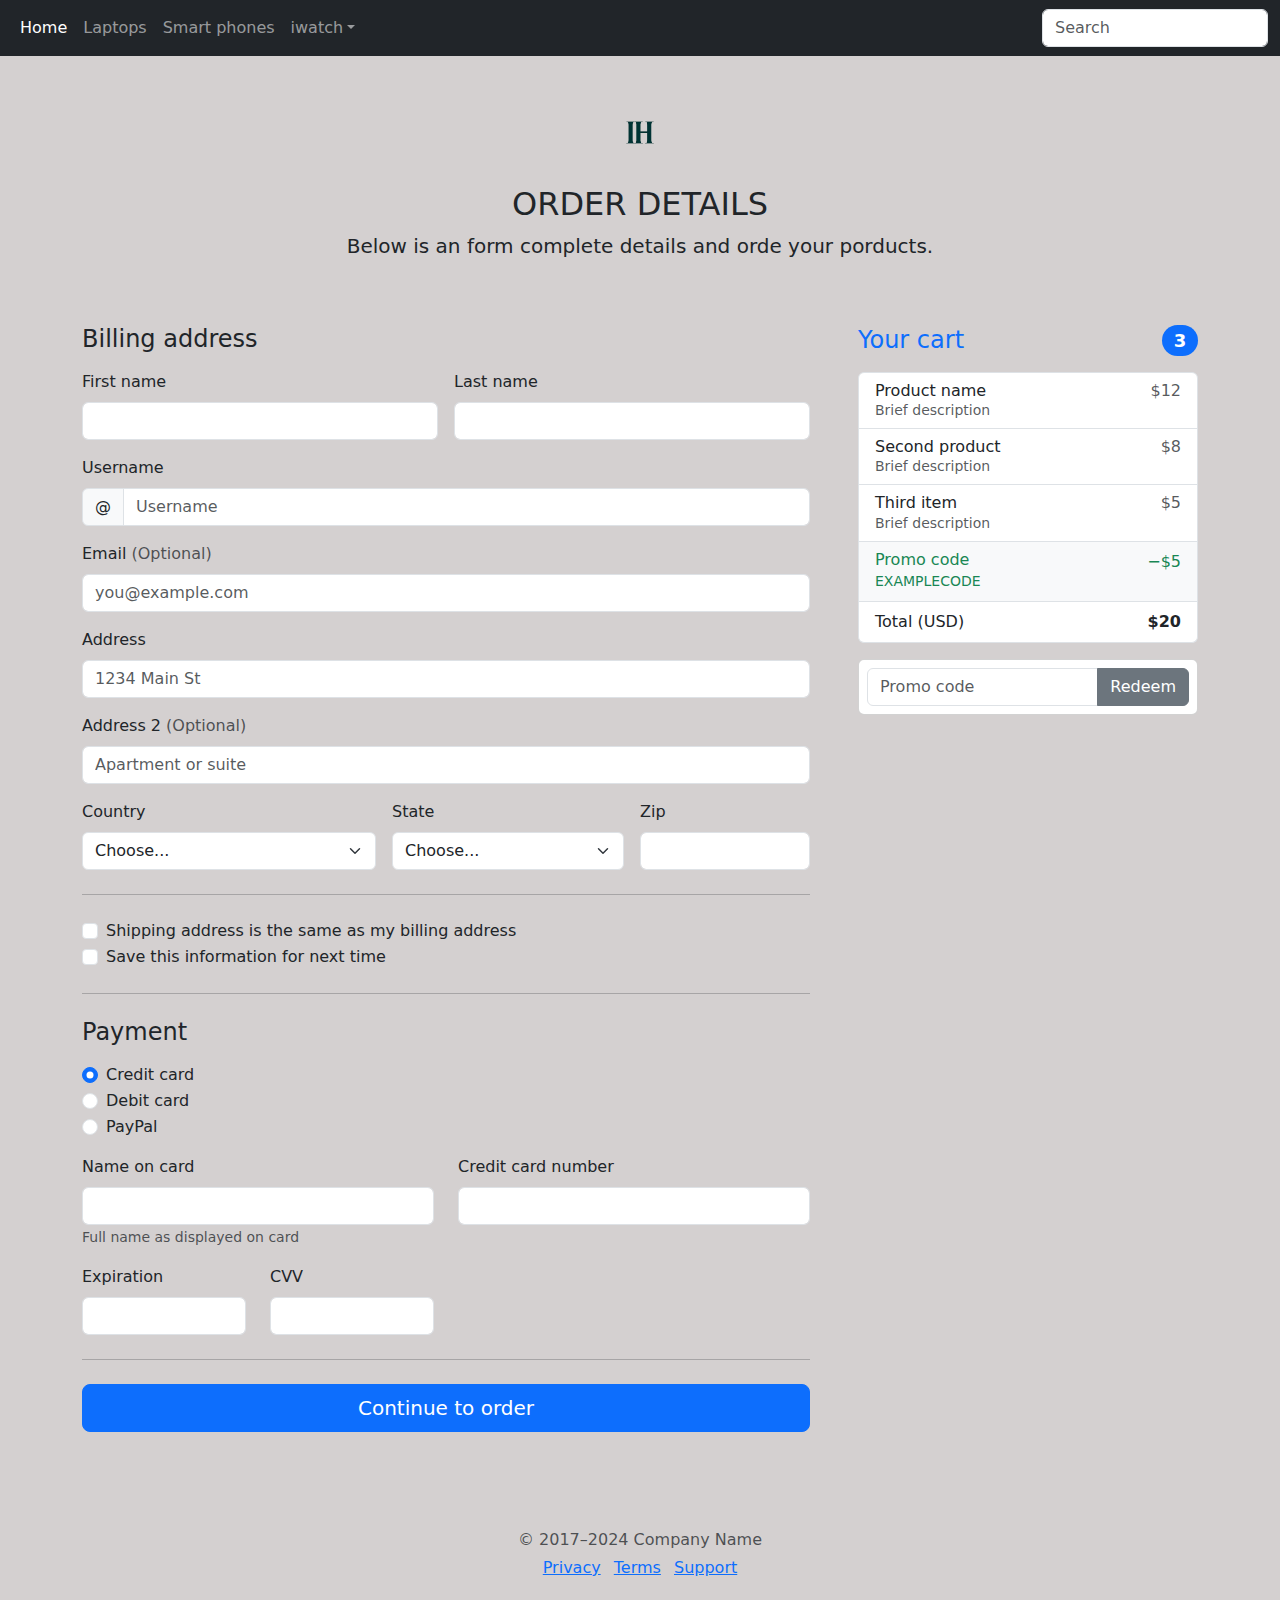
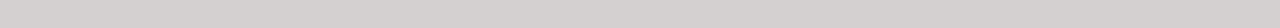
<file: index4.html>
<!doctype html>
<html lang="en">
  <head>
    <meta charset="utf-8">
    <meta name="viewport" content="width=device-width, initial-scale=1">
    <title>Bootstrap demo</title>
    <link href="https://cdn.jsdelivr.net/npm/bootstrap@5.3.3/dist/css/bootstrap.min.css" rel="stylesheet" integrity="sha384-QWTKZyjpPEjISv5WaRU9OFeRpok6YctnYmDr5pNlyT2bRjXh0JMhjY6hW+ALEwIH" crossorigin="anonymous">
    <link rel="stylesheet" href="style4.css">
  </head>
  <body>



    <nav class="navbar navbar-expand-md navbar-dark bg-dark" aria-label="Fourth navbar example">
      <div class="container-fluid">
        <button class="navbar-toggler" type="button" data-bs-toggle="collapse" data-bs-target="#navbarsExample04" aria-controls="navbarsExample04" aria-expanded="false" aria-label="Toggle navigation">
          <span class="navbar-toggler-icon"></span>
        </button>
  
        <div class="collapse navbar-collapse" id="navbarsExample04">
          <ul class="navbar-nav me-auto mb-2 mb-md-0">
            <li class="nav-item">
              <a class="nav-link active" aria-current="page" href="index.html">Home</a>
            </li>
            <li class="nav-item">
              <a class="nav-link" href="index1.html">Laptops</a>
            </li>
            <li class="nav-item">
              <a class="nav-link" href="index2.html">Smart phones</a>
            </li>
            <li class="nav-item dropdown">
              <a class="nav-link dropdown-toggle" href="#" data-bs-toggle="dropdown" aria-expanded="false">iwatch</a>
              <ul class="dropdown-menu">
                <li><a class="dropdown-item" href="index3.html">iwatch</a></li>
                <li><a class="dropdown-item" href="index5.html">accessories</a></li>
                <li><a class="dropdown-item" href="index6.html">About Us</a></li>
              </ul>
            </li>
          </ul>
          <form role="search">
            <input class="form-control" type="search" placeholder="Search" aria-label="Search">
          </form>
        </div>
      </div>
    </nav>



    


    <div class="container">
        <main>
          <div class="py-5 text-center">
            <img class="d-block mx-auto mb-4" src="logo-removebg-preview.png" alt="" width="72" height="57">
            <h2>ORDER DETAILS</h2>
            <p class="lead">Below is an form complete details and orde your porducts.</p>
          </div>
      
          <div class="row g-5">
            <div class="col-md-5 col-lg-4 order-md-last">
              <h4 class="d-flex justify-content-between align-items-center mb-3">
                <span class="text-primary">Your cart</span>
                <span class="badge bg-primary rounded-pill">3</span>
              </h4>
              <ul class="list-group mb-3">
                <li class="list-group-item d-flex justify-content-between lh-sm">
                  <div>
                    <h6 class="my-0">Product name</h6>
                    <small class="text-body-secondary">Brief description</small>
                  </div>
                  <span class="text-body-secondary">$12</span>
                </li>
                <li class="list-group-item d-flex justify-content-between lh-sm">
                  <div>
                    <h6 class="my-0">Second product</h6>
                    <small class="text-body-secondary">Brief description</small>
                  </div>
                  <span class="text-body-secondary">$8</span>
                </li>
                <li class="list-group-item d-flex justify-content-between lh-sm">
                  <div>
                    <h6 class="my-0">Third item</h6>
                    <small class="text-body-secondary">Brief description</small>
                  </div>
                  <span class="text-body-secondary">$5</span>
                </li>
                <li class="list-group-item d-flex justify-content-between bg-body-tertiary">
                  <div class="text-success">
                    <h6 class="my-0">Promo code</h6>
                    <small>EXAMPLECODE</small>
                  </div>
                  <span class="text-success">−$5</span>
                </li>
                <li class="list-group-item d-flex justify-content-between">
                  <span>Total (USD)</span>
                  <strong>$20</strong>
                </li>
              </ul>
      
              <form class="card p-2">
                <div class="input-group">
                  <input type="text" class="form-control" placeholder="Promo code">
                  <button type="submit" class="btn btn-secondary">Redeem</button>
                </div>
              </form>
            </div>
            <div class="col-md-7 col-lg-8">
              <h4 class="mb-3">Billing address</h4>
              <form class="needs-validation" novalidate="">
                <div class="row g-3">
                  <div class="col-sm-6">
                    <label for="firstName" class="form-label">First name</label>
                    <input type="text" class="form-control" id="firstName" placeholder="" value="" required="">
                    <div class="invalid-feedback">
                      Valid first name is required.
                    </div>
                  </div>
      
                  <div class="col-sm-6">
                    <label for="lastName" class="form-label">Last name</label>
                    <input type="text" class="form-control" id="lastName" placeholder="" value="" required="">
                    <div class="invalid-feedback">
                      Valid last name is required.
                    </div>
                  </div>
      
                  <div class="col-12">
                    <label for="username" class="form-label">Username</label>
                    <div class="input-group has-validation">
                      <span class="input-group-text">@</span>
                      <input type="text" class="form-control" id="username" placeholder="Username" required="">
                    <div class="invalid-feedback">
                        Your username is required.
                      </div>
                    </div>
                  </div>
      
                  <div class="col-12">
                    <label for="email" class="form-label">Email <span class="text-body-secondary">(Optional)</span></label>
                    <input type="email" class="form-control" id="email" placeholder="you@example.com">
                    <div class="invalid-feedback">
                      Please enter a valid email address for shipping updates.
                    </div>
                  </div>
      
                  <div class="col-12">
                    <label for="address" class="form-label">Address</label>
                    <input type="text" class="form-control" id="address" placeholder="1234 Main St" required="">
                    <div class="invalid-feedback">
                      Please enter your shipping address.
                    </div>
                  </div>
      
                  <div class="col-12">
                    <label for="address2" class="form-label">Address 2 <span class="text-body-secondary">(Optional)</span></label>
                    <input type="text" class="form-control" id="address2" placeholder="Apartment or suite">
                  </div>
      
                  <div class="col-md-5">
                    <label for="country" class="form-label">Country</label>
                    <select class="form-select" id="country" required="">
                      <option value="">Choose...</option>
                      <option>United States</option>
                    </select>
                    <div class="invalid-feedback">
                      Please select a valid country.
                    </div>
                  </div>
      
                  <div class="col-md-4">
                    <label for="state" class="form-label">State</label>
                    <select class="form-select" id="state" required="">
                      <option value="">Choose...</option>
                      <option>California</option>
                    </select>
                    <div class="invalid-feedback">
                      Please provide a valid state.
                    </div>
                  </div>
      
                  <div class="col-md-3">
                    <label for="zip" class="form-label">Zip</label>
                    <input type="text" class="form-control" id="zip" placeholder="" required="">
                    <div class="invalid-feedback">
                      Zip code required.
                    </div>
                  </div>
                </div>
      
                <hr class="my-4">
      
                <div class="form-check">
                  <input type="checkbox" class="form-check-input" id="same-address">
                  <label class="form-check-label" for="same-address">Shipping address is the same as my billing address</label>
                </div>
      
                <div class="form-check">
                  <input type="checkbox" class="form-check-input" id="save-info">
                  <label class="form-check-label" for="save-info">Save this information for next time</label>
                </div>
      
                <hr class="my-4">
      
                <h4 class="mb-3">Payment</h4>
      
                <div class="my-3">
                  <div class="form-check">
                    <input id="credit" name="paymentMethod" type="radio" class="form-check-input" checked="" required="">
                    <label class="form-check-label" for="credit">Credit card</label>
                  </div>
                  <div class="form-check">
                    <input id="debit" name="paymentMethod" type="radio" class="form-check-input" required="">
                    <label class="form-check-label" for="debit">Debit card</label>
                  </div>
                  <div class="form-check">
                    <input id="paypal" name="paymentMethod" type="radio" class="form-check-input" required="">
                    <label class="form-check-label" for="paypal">PayPal</label>
                  </div>
                </div>
      
                <div class="row gy-3">
                  <div class="col-md-6">
                    <label for="cc-name" class="form-label">Name on card</label>
                    <input type="text" class="form-control" id="cc-name" placeholder="" required="">
                    <small class="text-body-secondary">Full name as displayed on card</small>
                    <div class="invalid-feedback">
                      Name on card is required
                    </div>
                  </div>
      
                  <div class="col-md-6">
                    <label for="cc-number" class="form-label">Credit card number</label>
                    <input type="text" class="form-control" id="cc-number" placeholder="" required="">
                    <div class="invalid-feedback">
                      Credit card number is required
                    </div>
                  </div>
      
                  <div class="col-md-3">
                    <label for="cc-expiration" class="form-label">Expiration</label>
                    <input type="text" class="form-control" id="cc-expiration" placeholder="" required="">
                    <div class="invalid-feedback">
                      Expiration date required
                    </div>
                  </div>
      
                  <div class="col-md-3">
                    <label for="cc-cvv" class="form-label">CVV</label>
                    <input type="text" class="form-control" id="cc-cvv" placeholder="" required="">
                    <div class="invalid-feedback">
                      Security code required
                    </div>
                  </div>
                </div>
      
                <hr class="my-4">
      
                <button class="w-100 btn btn-primary btn-lg" type="submit">Continue to order</button>
              </form>
            </div>
          </div>
        </main>
      
        <footer class="my-5 pt-5 text-body-secondary text-center text-small">
          <p class="mb-1">© 2017–2024 Company Name</p>
          <ul class="list-inline">
            <li class="list-inline-item"><a href="#">Privacy</a></li>
            <li class="list-inline-item"><a href="#">Terms</a></li>
            <li class="list-inline-item"><a href="#">Support</a></li>
          </ul>
        </footer>
      </div>



      
















    <script src="https://cdn.jsdelivr.net/npm/bootstrap@5.3.3/dist/js/bootstrap.bundle.min.js" integrity="sha384-YvpcrYf0tY3lHB60NNkmXc5s9fDVZLESaAA55NDzOxhy9GkcIdslK1eN7N6jIeHz" crossorigin="anonymous"></script>
</body>
</html>
</file>
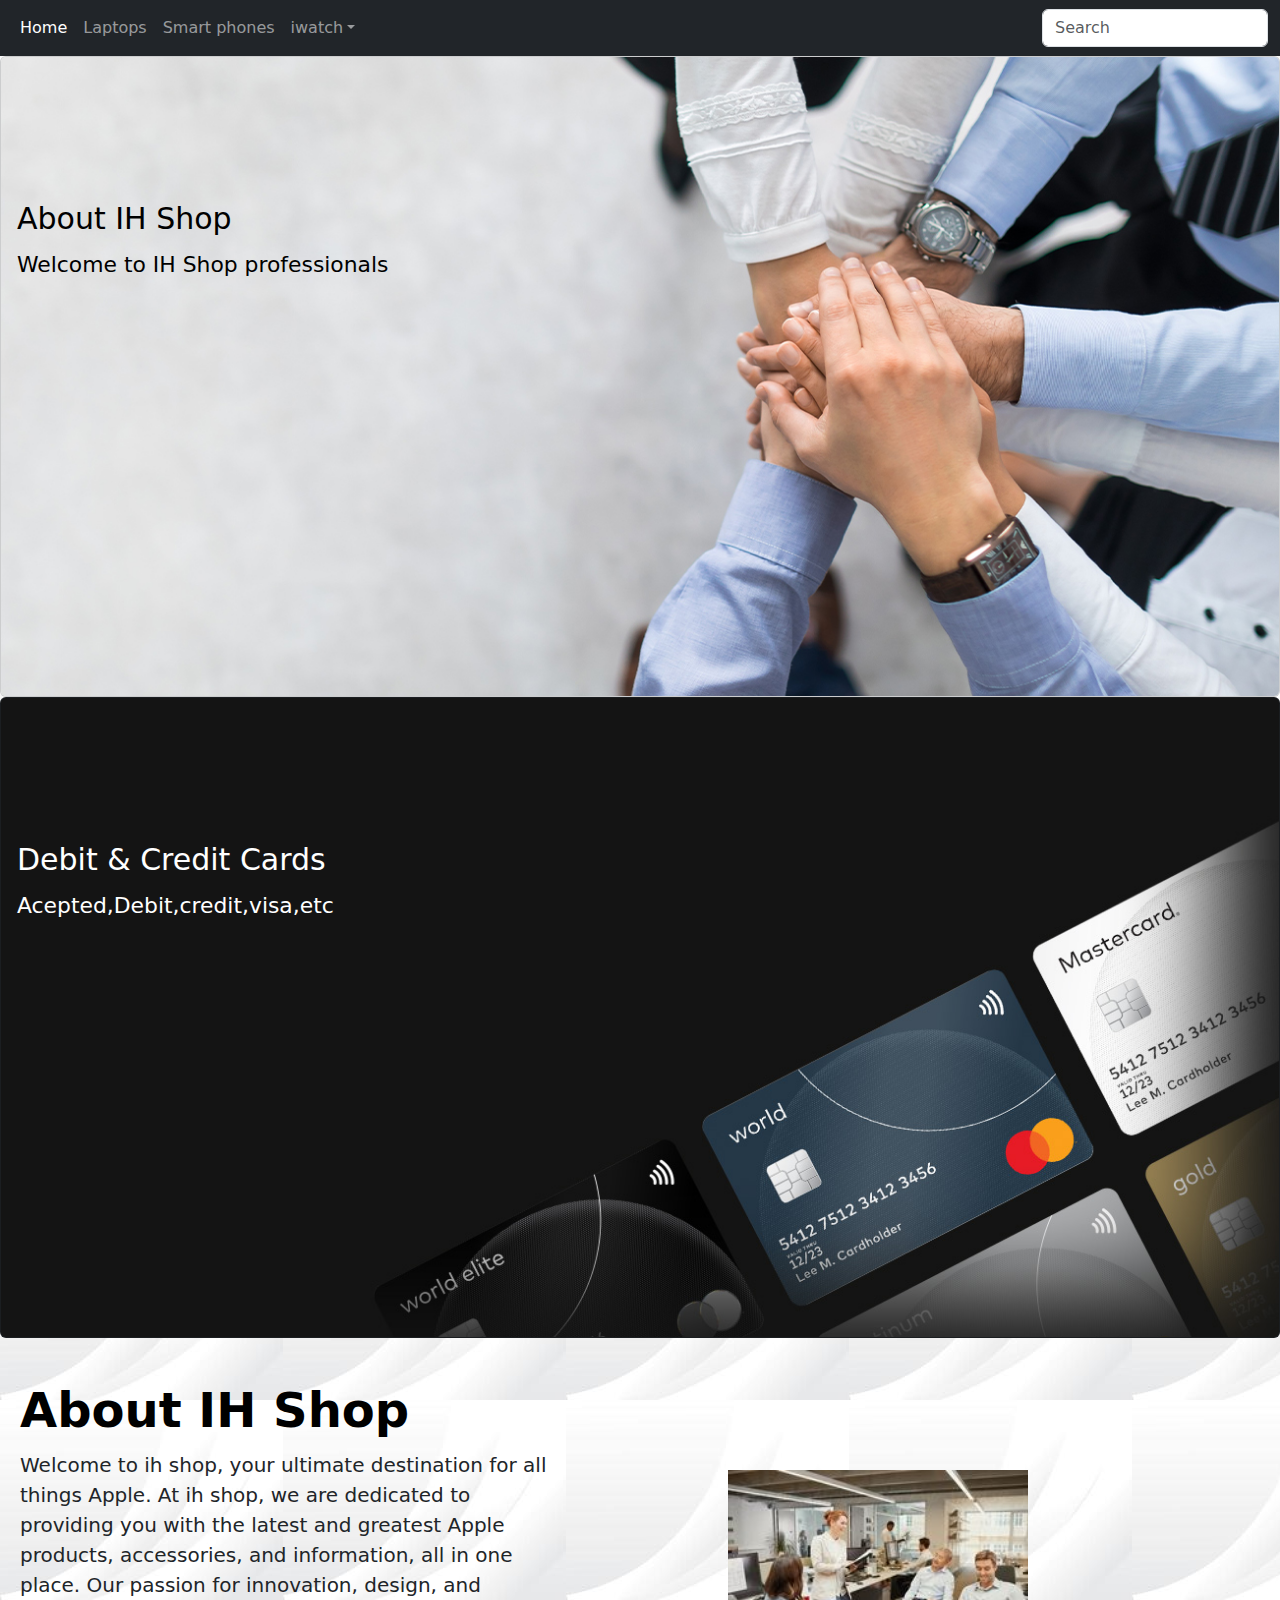
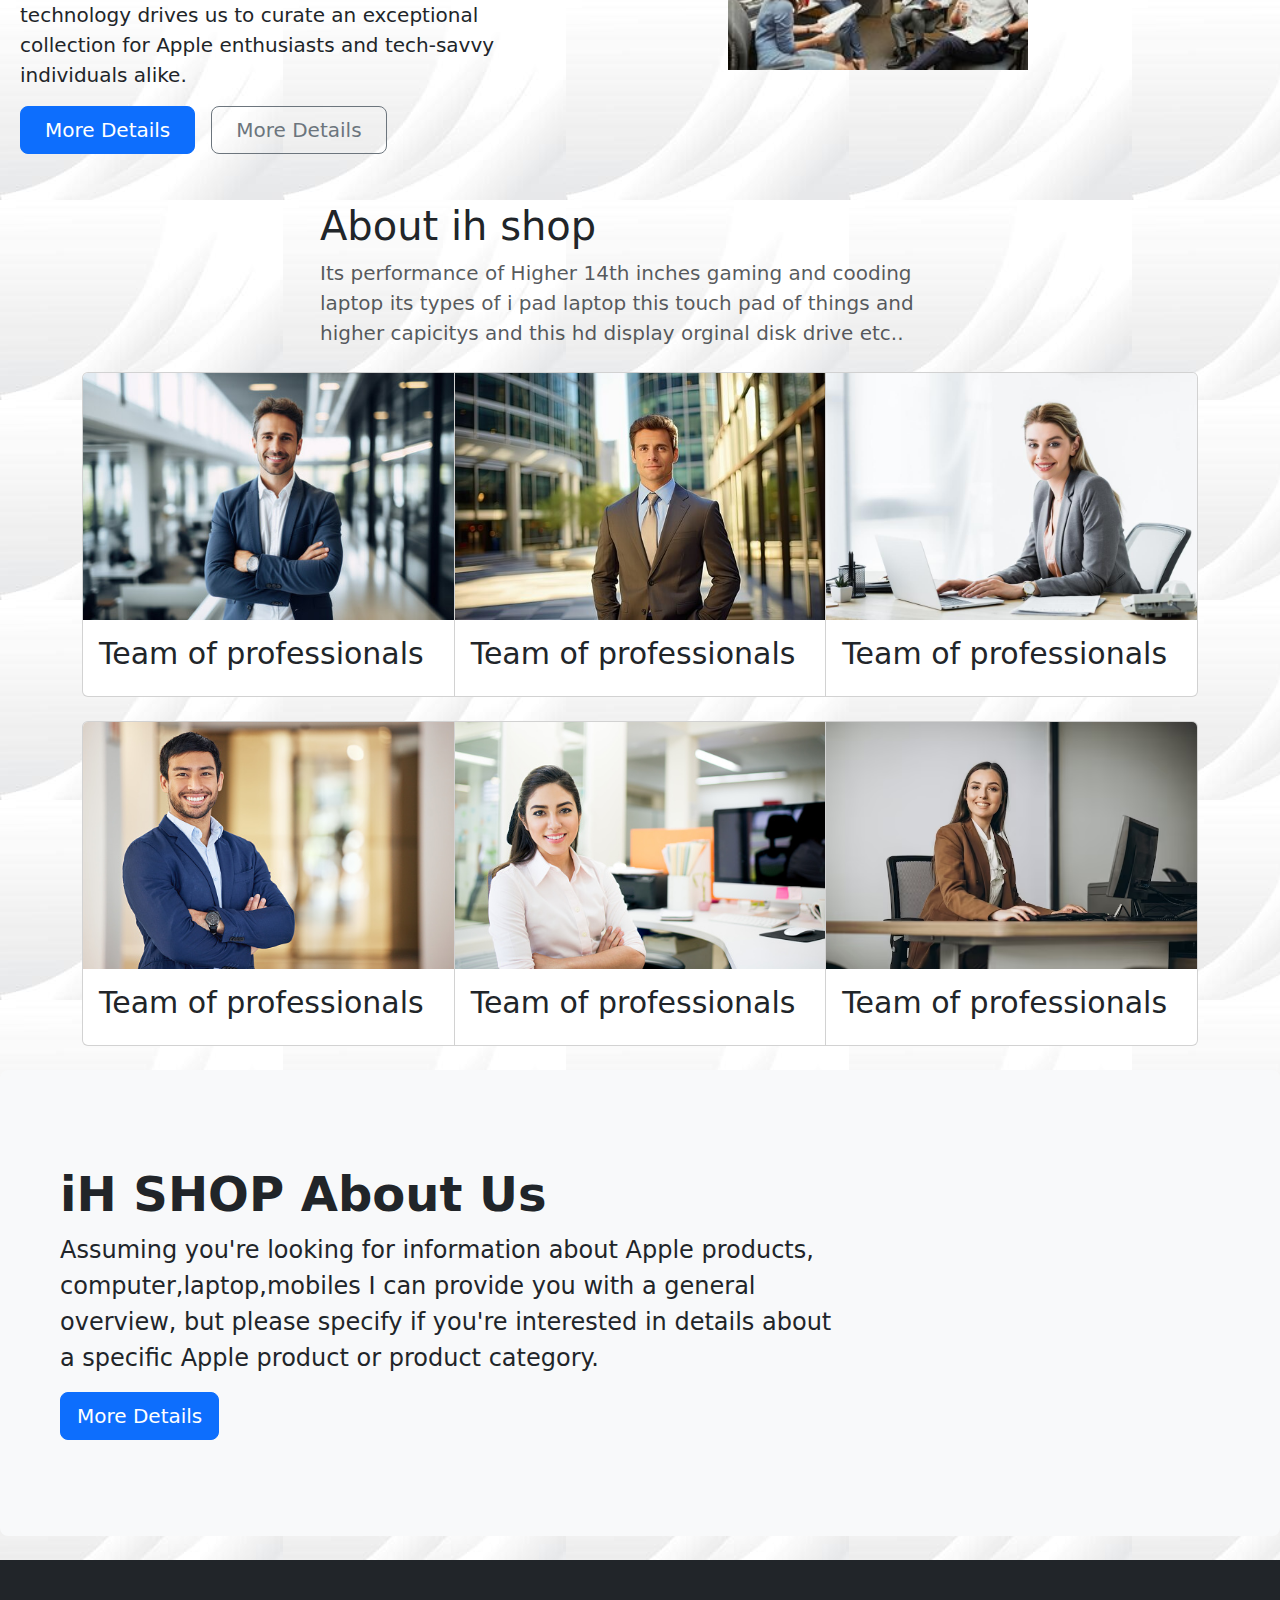
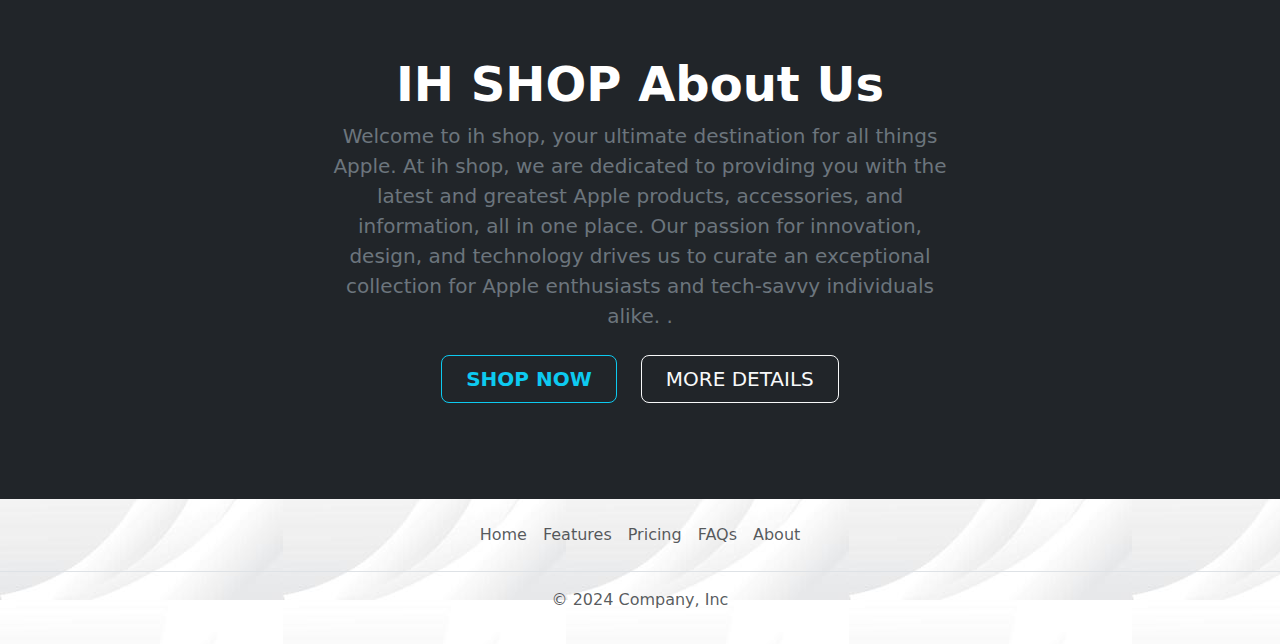
<file: index6.html>
<!doctype html>
<html lang="en">
  <head>
    <meta charset="utf-8">
    <meta name="viewport" content="width=device-width, initial-scale=1">
    <title>Bootstrap demo</title>
    <link href="https://cdn.jsdelivr.net/npm/bootstrap@5.3.3/dist/css/bootstrap.min.css" rel="stylesheet" integrity="sha384-QWTKZyjpPEjISv5WaRU9OFeRpok6YctnYmDr5pNlyT2bRjXh0JMhjY6hW+ALEwIH" crossorigin="anonymous">
    <link rel="stylesheet" href="style6.css">
  </head>
  <body>


    <nav class="navbar navbar-expand-md navbar-dark bg-dark" aria-label="Fourth navbar example">
      <div class="container-fluid">
        <button class="navbar-toggler" type="button" data-bs-toggle="collapse" data-bs-target="#navbarsExample04" aria-controls="navbarsExample04" aria-expanded="false" aria-label="Toggle navigation">
          <span class="navbar-toggler-icon"></span>
        </button>
  
        <div class="collapse navbar-collapse" id="navbarsExample04">
          <ul class="navbar-nav me-auto mb-2 mb-md-0">
            <li class="nav-item">
              <a class="nav-link active" aria-current="page" href="index.html">Home</a>
            </li>
            <li class="nav-item">
              <a class="nav-link" href="index1.html">Laptops</a>
            </li>
            <li class="nav-item">
              <a class="nav-link" href="index2.html">Smart phones</a>
            </li>
            <li class="nav-item dropdown">
              <a class="nav-link dropdown-toggle" href="#" data-bs-toggle="dropdown" aria-expanded="false">iwatch</a>
              <ul class="dropdown-menu">
                <li><a class="dropdown-item" href="index3.html">iwatch</a></li>
                <li><a class="dropdown-item" href="index5.html">accessories</a></li>
                <li><a class="dropdown-item" href="index6.html">About Us</a></li>
              </ul>
            </li>
          </ul>
          <form role="search">
            <input class="form-control" type="search" placeholder="Search" aria-label="Search">
          </form>
        </div>
      </div>
    </nav>

    <div class="card text-bg-light">
      <img src="ih.jpg" class="card-img" id="...">
      <div class="card-img-overlay">
        <h5 class="card-title">About IH Shop</h5>
     
        <p class="card-text"><small>Welcome to IH Shop professionals</small></p>
      </div>
    </div>
    <div class="card text-bg-dark">
      <img src="ou.jpg" class="card-img" alt="...">
      <div class="card-img-overlay">
        <h5 class="card-title">Debit & Credit Cards</h5>
     
        <p class="card-text"><small> Acepted,Debit,credit,visa,etc</small></p>
      </div>
      
    </div>
      

      <div class="row flex-lg-row-reverse align-items-center g-5 py-5 in">
        <div class="col-10 col-sm-8 col-lg-6">
          <img src="z3.jpg" class="d-block mx-lg-auto img-fluid" alt="Bootstrap Themes" width="300" height="500" loading="lazy">
        </div>
        <div class="col-lg-6">
          <h1 class="display-5 fw-bold text-body-emphasis lh-1 mb-3"> About IH Shop</h1>
          <p class="lead">Welcome to ih shop, your ultimate destination for all things Apple. At ih shop, we are dedicated to providing you with the latest and greatest Apple products, accessories, and information, all in one place. Our passion for innovation, design, and technology drives us to curate an exceptional collection for Apple enthusiasts and tech-savvy individuals alike.</p>
          <div class="d-grid gap-2 d-md-flex justify-content-md-start">
            <button type="button" class="btn btn-primary btn-lg px-4 me-md-2">More Details</button>
            <button type="button" class="btn btn-outline-secondary btn-lg px-4">More Details</button>
          </div>
        </div>
      </div>
      <div class="col-lg-6 col-md-8 mx-auto">
        <h1 class="fw-light">About ih shop</h1>
        <p class="lead text-body-secondary">Its performance of Higher 14th inches gaming and cooding laptop its types of i pad laptop this touch pad of things and higher capicitys and this hd display orginal disk drive etc..</p>
        <p>
        </p>
      </div>


      




      <div class="container my-4">
        <div class="card-group">
          <div class="card">
            <img src="x1.jpg" class="card-img-top" alt="...">
            <div class="card-body">
              <h5 class="card-title">Team of professionals</h5>
            </div>
          </div>
          <div class="card">
            <img src="x2.jpg" class="card-img-top" alt="...">
            <div class="card-body">
              <h5 class="card-title">Team of professionals</h5>
            </div>
          </div>
          <div class="card">
            <img src="x3.jpeg" class="card-img-top" alt="...">
            <div class="card-body">
              <h5 class="card-title">Team of professionals</h5>
            </div>
          </div>
        </div>
      </div>
      <div class="container my-4">
        <div class="card-group">
          <div class="card">
            <img src="x4.jpg" class="card-img-top" alt="...">
            <div class="card-body">
              <h5 class="card-title">Team of professionals</h5>
            </div>
          </div>
          <div class="card">
            <img src="x5.jpg" class="card-img-top" alt="...">
            <div class="card-body">
              <h5 class="card-title">Team of professionals</h5>
            </div>
          </div>
          <div class="card">
            <img src="x6.avif" class="card-img-top" alt="...">
            <div class="card-body">
              <h5 class="card-title">Team of professionals</h5>
            </div>
          </div>
        </div>
      </div>


      <div class="p-5 mb-4 bg-body-tertiary rounded-3">
        <div class="container-fluid py-5">
          <h1 class="display-5 fw-bold">iH SHOP About Us</h1>
          <p class="col-md-8 fs-4">Assuming you're looking for information about Apple products, computer,laptop,mobiles I can provide you with a general overview, but please specify if you're interested in details about a specific Apple product or product category.</p>
          <a href="index1.html"><button class="btn btn-primary btn-lg" type="button">More Details</button></a>
        </div>
      </div>

      <div class="bg-dark text-secondary px-4 py-5 text-center">
        <div class="py-5">
          <h1 class="display-5 fw-bold text-white">IH SHOP About Us</h1>
          <div class="col-lg-6 mx-auto">
            <p class="fs-5 mb-4">Welcome to ih shop, your ultimate destination for all things Apple. At ih shop, we are dedicated to providing you with the latest and greatest Apple products, accessories, and information, all in one place. Our passion for innovation, design, and technology drives us to curate an exceptional collection for Apple enthusiasts and tech-savvy individuals alike. .</p>
            <div class="d-grid gap-2 d-sm-flex justify-content-sm-center">
              <a href="index1.html"><button type="button" class="btn btn-outline-info btn-lg px-4 me-sm-3 fw-bold">SHOP NOW</button></a>
              <a href="index6.html"><button type="button" class="btn btn-outline-light btn-lg px-4">MORE DETAILS</button></a>
            </div>
          </div>
        </div>
      </div>

      <footer class="py-3">
        <ul class="nav justify-content-center border-bottom pb-3 mb-3">
          <li class="nav-item"><a href="#" class="nav-link px-2 text-body-secondary">Home</a></li>
          <li class="nav-item"><a href="#" class="nav-link px-2 text-body-secondary">Features</a></li>
          <li class="nav-item"><a href="#" class="nav-link px-2 text-body-secondary">Pricing</a></li>
          <li class="nav-item"><a href="#" class="nav-link px-2 text-body-secondary">FAQs</a></li>
          <li class="nav-item"><a href="#" class="nav-link px-2 text-body-secondary">About</a></li>
        </ul>
        <p class="text-center text-body-secondary">© 2024 Company, Inc</p>
      </footer>




  
    
    <script src="https://cdn.jsdelivr.net/npm/bootstrap@5.3.3/dist/js/bootstrap.bundle.min.js" integrity="sha384-YvpcrYf0tY3lHB60NNkmXc5s9fDVZLESaAA55NDzOxhy9GkcIdslK1eN7N6jIeHz" crossorigin="anonymous"></script>
</body>
</html>
</file>
<file: style4.css>
*{
    margin: 0;
    padding: 0;
    box-sizing: border-box;
}
body{
    
    background-color: rgb(212, 208, 208)
}
</file>
<file: style6.css>
*{
    margin: 0;
    padding: 0;
    box-sizing: border-box;
}
body{
    /* background-color: rgb(212, 208, 208) */
    background-image: url(body2.jpg);
}
.form{
    width: 100%;
    justify-content: center;
    text-align: center;
    display: flex;
    margin: auto;
}
.form-floating{
    width: 130%;
    padding: 5px;
}
.ca{
    width: 130%;
}
.in{
    width: 95%;
    padding: 20px;
}
.is{
    width: 100%;
    font-size: 20px;
    padding: 10px;
    margin: -80px;
}
.card-img-overlay{

   top: 20%;
   font-size: 25px;

}
.card-title{
    font-size: 30px;
}
@media(max-width:500px){
    .card-img-overlay{
        font-size: 15px;
    }
    .card-title{
        font-size: 17px;
    }
}
</file>
